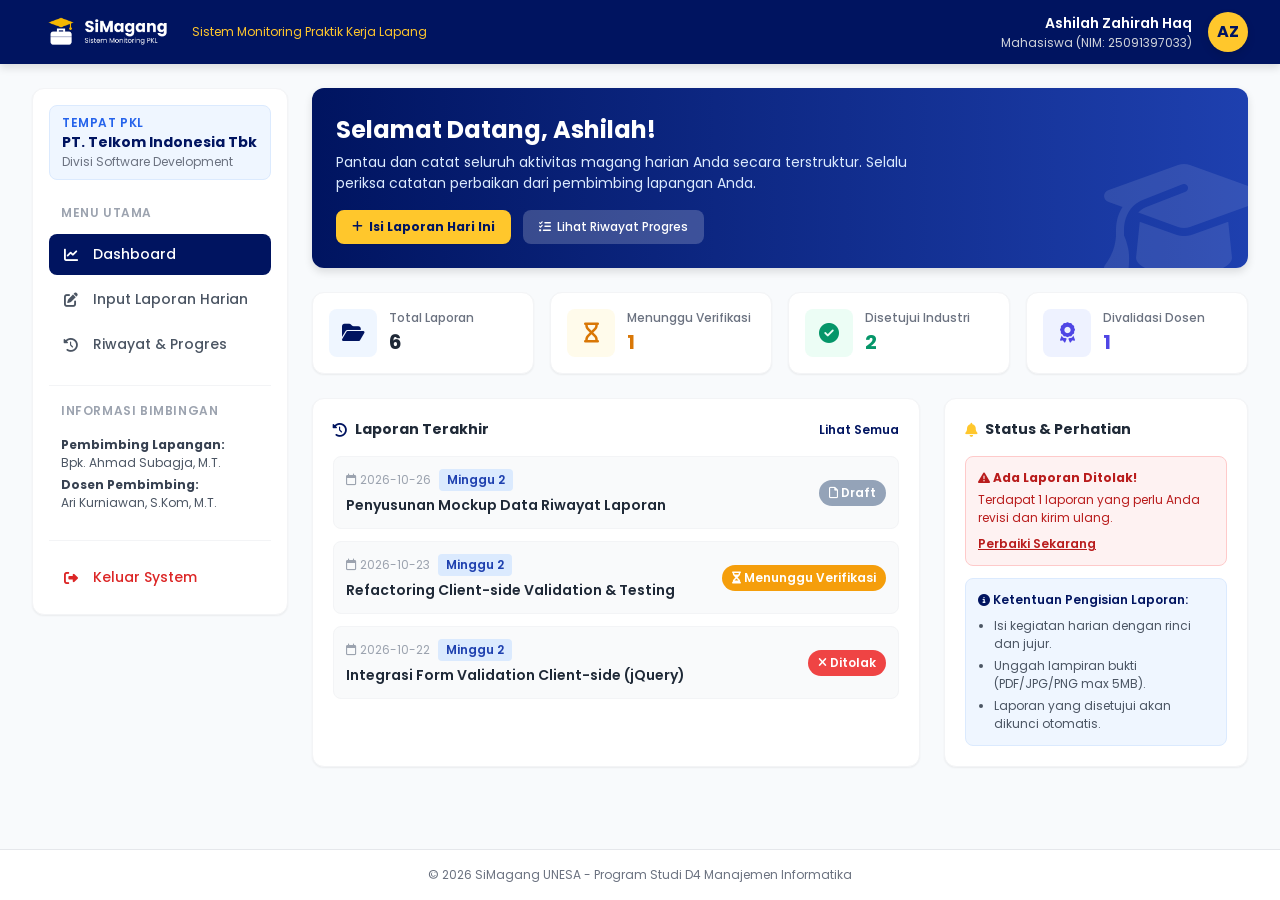
<file: index.html>
<!DOCTYPE html>
<html lang="id">
<head>
    <meta charset="UTF-8">
    <meta http-equiv="refresh" content="0; url=dashboard.html">
    <title>SiMagang UNESA</title>
</head>
<body>
    <p>Mengalihkan ke <a href="dashboard.html">Dashboard</a>...</p>
</body>
</html>
</file>
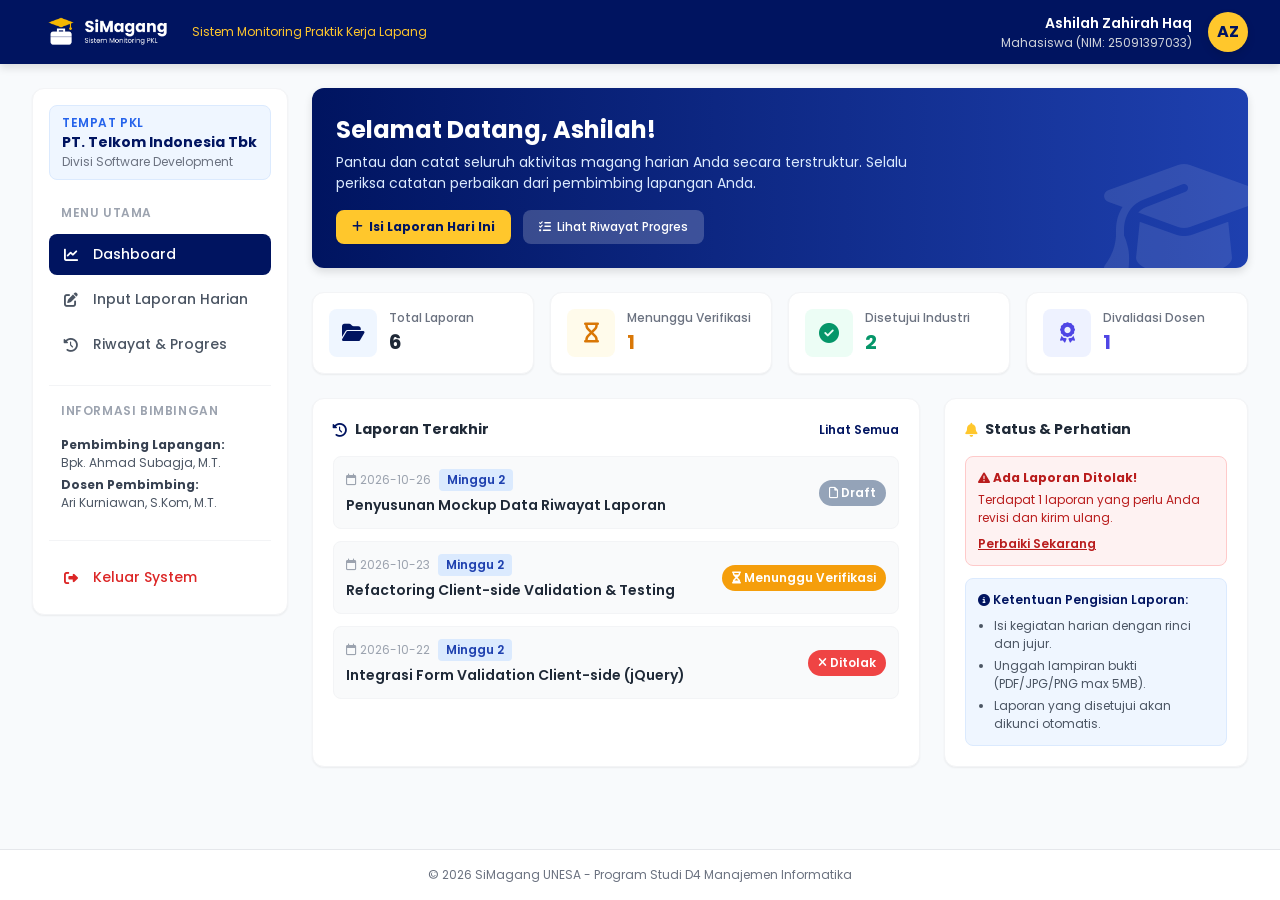
<file: dashboard.html>
<!DOCTYPE html>
<html lang="id">
<head>
    <meta charset="UTF-8">
    <meta name="viewport" content="width=device-width, initial-scale=1.0">
    <title>Dashboard - SiMagang UNESA</title>

    <!-- FontAwesome -->
    <link rel="stylesheet" href="https://cdnjs.cloudflare.com/ajax/libs/font-awesome/6.4.0/css/all.min.css">
    <!-- Google Fonts: Poppins -->
    <link href="https://fonts.googleapis.com/css2?family=Poppins:wght@300;400;500;600;700&display=swap" rel="stylesheet">
    <!-- CSS Eksternal -->
    <link rel="stylesheet" href="assets/css/style.css">
</head>
<body>

    <!-- TOPBAR / HEADER -->
    <header class="topbar">
        <div class="topbar-inner">
            <div class="brand">
                <button id="mobile-menu-btn" class="menu-btn" aria-label="Menu">
                    <i class="fa-solid fa-bars"></i>
                </button>
                <a href="dashboard.html" class="brand-link">
                    <img src="assets/img/simagang-logo-putih.png" alt="Logo SiMagang" class="brand-logo">
                </a>
                <p class="brand-sub">Sistem Monitoring Praktik Kerja Lapang</p>
            </div>

            <div class="user-area">
                <div class="user-info">
                    <span class="user-name" id="user-display-name">Ashilah Zahirah Haq</span>
                    <span class="user-role" id="user-display-role">Mahasiswa (NIM: 25091397033)</span>
                </div>
                <div class="avatar">AZ</div>
            </div>
        </div>
    </header>

    <div class="layout">
        <!-- SIDEBAR NAVIGATION -->
        <aside id="sidebar" class="sidebar">
            <div class="pkl-box">
                <p class="pkl-label">Tempat PKL</p>
                <p class="pkl-name">PT. Telkom Indonesia Tbk</p>
                <p class="pkl-div">Divisi Software Development</p>
            </div>

            <nav class="nav">
                <p class="nav-title">Menu Utama</p>
                <a href="dashboard.html" class="nav-link active">
                    <i class="fa-solid fa-chart-line"></i><span>Dashboard</span>
                </a>
                <a href="form-laporan.html" class="nav-link">
                    <i class="fa-solid fa-pen-to-square"></i><span>Input Laporan Harian</span>
                </a>
                <a href="riwayat-laporan.html" class="nav-link">
                    <i class="fa-solid fa-clock-rotate-left"></i><span>Riwayat &amp; Progres</span>
                </a>

                <div class="nav-section">
                    <p class="nav-title">Informasi Bimbingan</p>
                    <div class="nav-info">
                        <p><strong>Pembimbing Lapangan:</strong><br> Bpk. Ahmad Subagja, M.T.</p>
                        <p><strong>Dosen Pembimbing:</strong><br> Ari Kurniawan, S.Kom, M.T.</p>
                    </div>
                </div>

                <div class="nav-section">
                    <a href="#" id="btn-logout" class="nav-link nav-logout">
                        <i class="fa-solid fa-right-from-bracket"></i><span>Keluar System</span>
                    </a>
                </div>
            </nav>
        </aside>

        <!-- MAIN CONTENT AREA -->
        <main class="main" id="main-content">
            <div class="stack">
                <!-- Welcome Banner -->
                <div class="banner">
                    <div class="banner-body">
                        <h2>Selamat Datang, Ashilah!</h2>
                        <p>Pantau dan catat seluruh aktivitas magang harian Anda secara terstruktur. Selalu periksa catatan perbaikan dari pembimbing lapangan Anda.</p>
                        <div class="banner-actions">
                            <a href="form-laporan.html" class="btn btn-gold"><i class="fa-solid fa-plus"></i> Isi Laporan Hari Ini</a>
                            <a href="riwayat-laporan.html" class="btn btn-light"><i class="fa-solid fa-list-check"></i> Lihat Riwayat Progres</a>
                        </div>
                    </div>
                    <i class="fa-solid fa-graduation-cap banner-icon"></i>
                </div>

                <!-- Kartu Statistik (F-02 SRS) -->
                <div class="grid-stats">
                    <div class="stat-card">
                        <div class="stat-icon c-blue"><i class="fa-solid fa-folder-open"></i></div>
                        <div><p class="stat-label">Total Laporan</p><h3 class="stat-value" id="stat-total">0</h3></div>
                    </div>
                    <div class="stat-card">
                        <div class="stat-icon c-amber"><i class="fa-solid fa-hourglass"></i></div>
                        <div><p class="stat-label">Menunggu Verifikasi</p><h3 class="stat-value t-amber" id="stat-menunggu">0</h3></div>
                    </div>
                    <div class="stat-card">
                        <div class="stat-icon c-green"><i class="fa-solid fa-circle-check"></i></div>
                        <div><p class="stat-label">Disetujui Industri</p><h3 class="stat-value t-green" id="stat-disetujui">0</h3></div>
                    </div>
                    <div class="stat-card">
                        <div class="stat-icon c-indigo"><i class="fa-solid fa-award"></i></div>
                        <div><p class="stat-label">Divalidasi Dosen</p><h3 class="stat-value t-indigo" id="stat-divalidasi">0</h3></div>
                    </div>
                </div>

                <div class="grid-dash">
                    <!-- Laporan Terakhir -->
                    <div class="card">
                        <div class="card-head">
                            <h3 class="card-title"><i class="fa-solid fa-clock-rotate-left text-blue"></i> Laporan Terakhir</h3>
                            <a href="riwayat-laporan.html" class="link-btn">Lihat Semua</a>
                        </div>
                        <div class="stack-xs" id="recent-reports"></div>
                    </div>

                    <!-- Status & Perhatian -->
                    <div class="card">
                        <h3 class="card-title" style="margin-bottom:16px"><i class="fa-solid fa-bell text-gold"></i> Status &amp; Perhatian</h3>
                        <div id="rejected-alert"></div>
                        <div class="alert-box alert-info">
                            <p class="alert-title"><i class="fa-solid fa-circle-info"></i> Ketentuan Pengisian Laporan:</p>
                            <ul>
                                <li>Isi kegiatan harian dengan rinci dan jujur.</li>
                                <li>Unggah lampiran bukti (PDF/JPG/PNG max 5MB).</li>
                                <li>Laporan yang disetujui akan dikunci otomatis.</li>
                            </ul>
                        </div>
                    </div>
                </div>
            </div>
        </main>
    </div>

    <!-- FOOTER -->
    <footer class="footer">
        <p>&copy; 2026 SiMagang UNESA - Program Studi D4 Manajemen Informatika</p>
    </footer>

    <!-- jQuery -->
    <script src="https://code.jquery.com/jquery-3.6.4.min.js"></script>

    <script src="assets/js/data.js"></script>
    <script src="assets/js/helpers.js"></script>
    <script src="assets/js/app.js"></script>
    <script src="assets/js/pages/dashboard.js"></script>
</body>
</html>
</file>
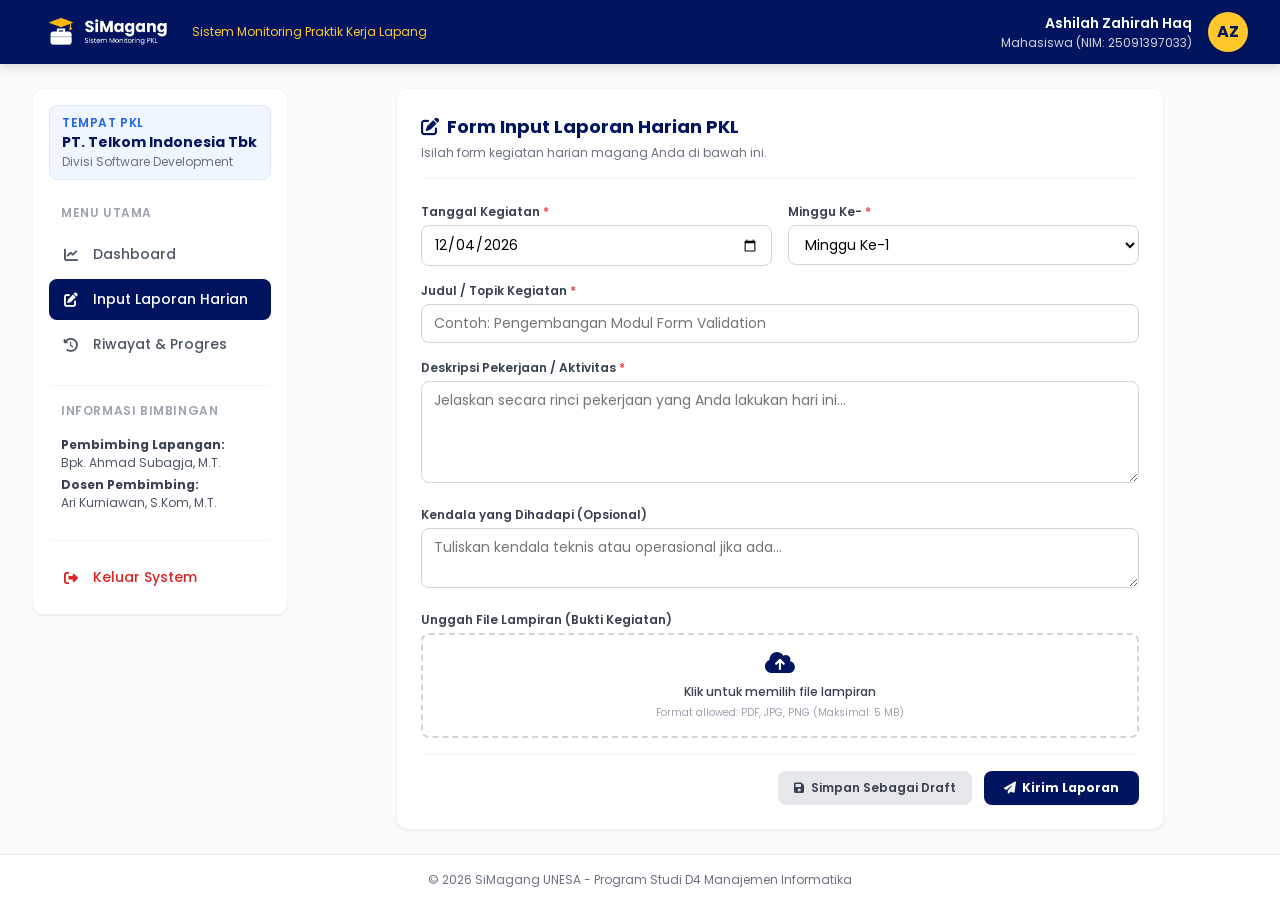
<file: form-laporan.html>
<!DOCTYPE html>
<html lang="id">
<head>
    <meta charset="UTF-8">
    <meta name="viewport" content="width=device-width, initial-scale=1.0">
    <title>Input Laporan Harian - SiMagang UNESA</title>

    <!-- FontAwesome -->
    <link rel="stylesheet" href="https://cdnjs.cloudflare.com/ajax/libs/font-awesome/6.4.0/css/all.min.css">
    <!-- Google Fonts: Poppins -->
    <link href="https://fonts.googleapis.com/css2?family=Poppins:wght@300;400;500;600;700&display=swap" rel="stylesheet">
    <!-- CSS Eksternal -->
    <link rel="stylesheet" href="assets/css/style.css">
</head>
<body>

    <!-- TOPBAR / HEADER -->
    <header class="topbar">
        <div class="topbar-inner">
            <div class="brand">
                <button id="mobile-menu-btn" class="menu-btn" aria-label="Menu">
                    <i class="fa-solid fa-bars"></i>
                </button>
                <a href="dashboard.html" class="brand-link">
                    <img src="assets/img/simagang-logo-putih.png" alt="Logo SiMagang" class="brand-logo">
                </a>
                <p class="brand-sub">Sistem Monitoring Praktik Kerja Lapang</p>
            </div>

            <div class="user-area">
                <div class="user-info">
                    <span class="user-name" id="user-display-name">Ashilah Zahirah Haq</span>
                    <span class="user-role" id="user-display-role">Mahasiswa (NIM: 25091397033)</span>
                </div>
                <div class="avatar">AZ</div>
            </div>
        </div>
    </header>

    <div class="layout">
        <!-- SIDEBAR NAVIGATION -->
        <aside id="sidebar" class="sidebar">
            <div class="pkl-box">
                <p class="pkl-label">Tempat PKL</p>
                <p class="pkl-name">PT. Telkom Indonesia Tbk</p>
                <p class="pkl-div">Divisi Software Development</p>
            </div>

            <nav class="nav">
                <p class="nav-title">Menu Utama</p>
                <a href="dashboard.html" class="nav-link">
                    <i class="fa-solid fa-chart-line"></i><span>Dashboard</span>
                </a>
                <a href="form-laporan.html" class="nav-link active">
                    <i class="fa-solid fa-pen-to-square"></i><span>Input Laporan Harian</span>
                </a>
                <a href="riwayat-laporan.html" class="nav-link">
                    <i class="fa-solid fa-clock-rotate-left"></i><span>Riwayat &amp; Progres</span>
                </a>

                <div class="nav-section">
                    <p class="nav-title">Informasi Bimbingan</p>
                    <div class="nav-info">
                        <p><strong>Pembimbing Lapangan:</strong><br> Bpk. Ahmad Subagja, M.T.</p>
                        <p><strong>Dosen Pembimbing:</strong><br> Ari Kurniawan, S.Kom, M.T.</p>
                    </div>
                </div>

                <div class="nav-section">
                    <a href="#" id="btn-logout" class="nav-link nav-logout">
                        <i class="fa-solid fa-right-from-bracket"></i><span>Keluar System</span>
                    </a>
                </div>
            </nav>
        </aside>

        <!-- MAIN CONTENT AREA -->
        <main class="main" id="main-content">
            <div class="card form-card">
                <div class="form-head">
                    <h2><i class="fa-solid fa-pen-to-square"></i> <span id="form-title">Form Input Laporan Harian PKL</span></h2>
                    <p>Isilah form kegiatan harian magang Anda di bawah ini.</p>
                </div>

                <!-- Alert real-time -->
                <div id="form-alert" class="hidden"></div>

                <form id="laporan-form" class="stack-sm" novalidate>
                    <input type="hidden" id="report-id" value="">

                    <div class="form-grid two">
                        <div class="form-group">
                            <label class="lbl">Tanggal Kegiatan <span class="req">*</span></label>
                            <input type="date" id="tanggal" name="tanggal" class="form-control">
                            <span class="error-msg hidden">Tanggal wajib diisi!</span>
                        </div>
                        <div class="form-group">
                            <label class="lbl">Minggu Ke- <span class="req">*</span></label>
                            <select id="minggu_ke" name="minggu_ke" class="form-control">
                                <option value="1">Minggu Ke-1</option>
                                <option value="2">Minggu Ke-2</option>
                                <option value="3">Minggu Ke-3</option>
                                <option value="4">Minggu Ke-4</option>
                            </select>
                        </div>
                    </div>

                    <div class="form-group">
                        <label class="lbl">Judul / Topik Kegiatan <span class="req">*</span></label>
                        <input type="text" id="judul" name="judul" class="form-control" placeholder="Contoh: Pengembangan Modul Form Validation">
                        <span class="error-msg hidden">Judul kegiatan wajib diisi!</span>
                    </div>

                    <div class="form-group">
                        <label class="lbl">Deskripsi Pekerjaan / Aktivitas <span class="req">*</span></label>
                        <textarea id="deskripsi" name="deskripsi" rows="4" class="form-control" placeholder="Jelaskan secara rinci pekerjaan yang Anda lakukan hari ini..."></textarea>
                        <span class="error-msg hidden">Deskripsi pekerjaan wajib diisi!</span>
                    </div>

                    <div class="form-group">
                        <label class="lbl">Kendala yang Dihadapi (Opsional)</label>
                        <textarea id="kendala" name="kendala" rows="2" class="form-control" placeholder="Tuliskan kendala teknis atau operasional jika ada..."></textarea>
                    </div>

                    <div class="form-group">
                        <label class="lbl">Unggah File Lampiran (Bukti Kegiatan)</label>
                        <div class="upload-box">
                            <input type="file" id="lampiran" name="lampiran" accept=".pdf,.png,.jpg,.jpeg">
                            <label for="lampiran">
                                <i class="fa-solid fa-cloud-arrow-up"></i>
                                <p class="up-text" id="file-label">Klik untuk memilih file lampiran</p>
                                <p class="up-hint">Format allowed: PDF, JPG, PNG (Maksimal: 5 MB)</p>
                            </label>
                        </div>
                        <span class="error-msg hidden" id="file-error">Format atau Ukuran File tidak valid!</span>
                    </div>

                    <div class="form-actions">
                        <button type="button" data-submit="Draft" class="btn btn-gray"><i class="fa-solid fa-floppy-disk"></i> Simpan Sebagai Draft</button>
                        <button type="button" data-submit="Menunggu" class="btn btn-primary"><i class="fa-solid fa-paper-plane"></i> Kirim Laporan</button>
                    </div>
                </form>
            </div>
        </main>
    </div>

    <!-- FOOTER -->
    <footer class="footer">
        <p>&copy; 2026 SiMagang UNESA - Program Studi D4 Manajemen Informatika</p>
    </footer>

    <!-- jQuery -->
    <script src="https://code.jquery.com/jquery-3.6.4.min.js"></script>

    <script src="assets/js/data.js"></script>
    <script src="assets/js/helpers.js"></script>
    <script src="assets/js/app.js"></script>
    <script src="assets/js/pages/form-laporan.js"></script>
</body>
</html>
</file>
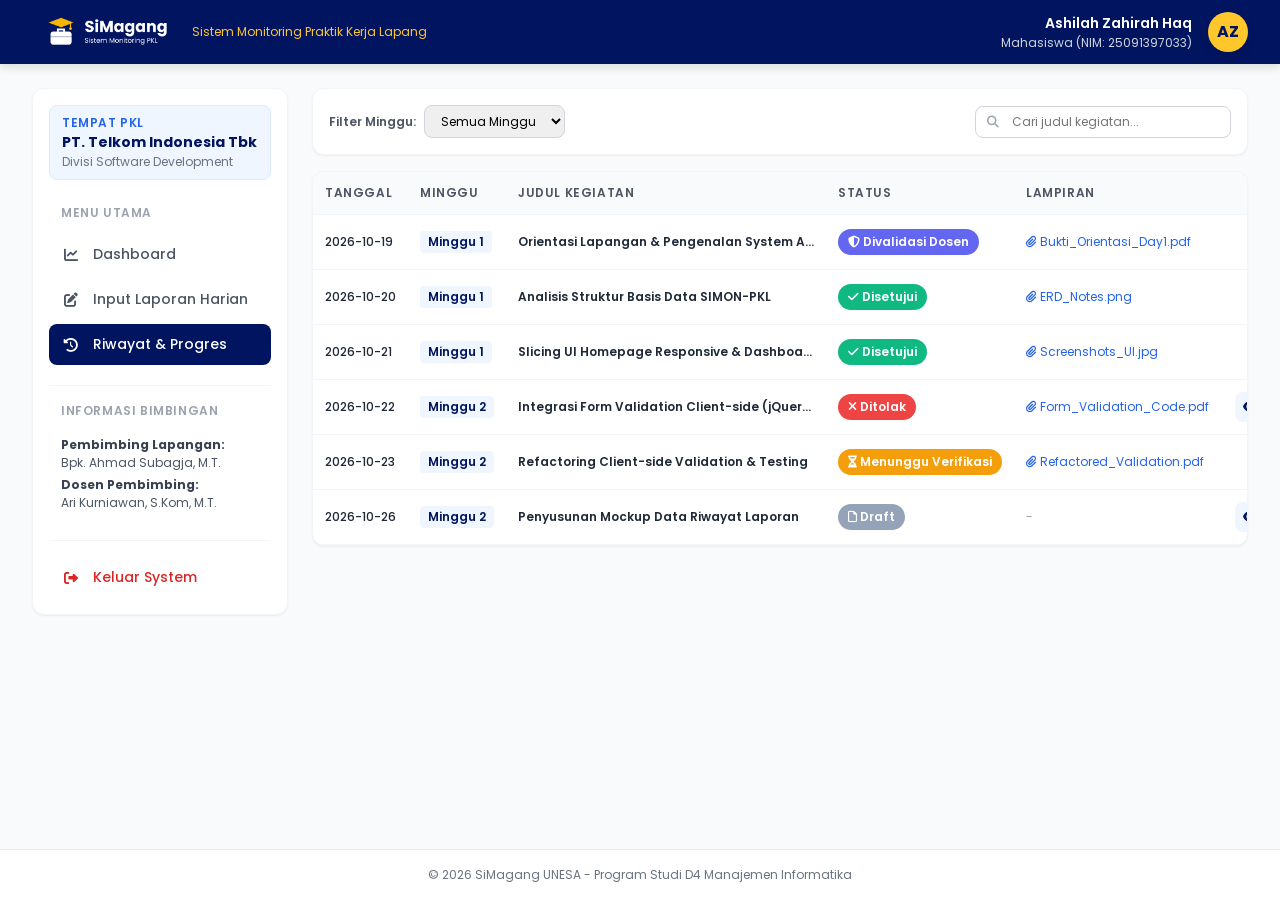
<file: riwayat-laporan.html>
<!DOCTYPE html>
<html lang="id">
<head>
    <meta charset="UTF-8">
    <meta name="viewport" content="width=device-width, initial-scale=1.0">
    <title>Riwayat & Progres - SiMagang UNESA</title>

    <!-- FontAwesome -->
    <link rel="stylesheet" href="https://cdnjs.cloudflare.com/ajax/libs/font-awesome/6.4.0/css/all.min.css">
    <!-- Google Fonts: Poppins -->
    <link href="https://fonts.googleapis.com/css2?family=Poppins:wght@300;400;500;600;700&display=swap" rel="stylesheet">
    <!-- CSS Eksternal -->
    <link rel="stylesheet" href="assets/css/style.css">
</head>
<body>

    <!-- TOPBAR / HEADER -->
    <header class="topbar">
        <div class="topbar-inner">
            <div class="brand">
                <button id="mobile-menu-btn" class="menu-btn" aria-label="Menu">
                    <i class="fa-solid fa-bars"></i>
                </button>
                <a href="dashboard.html" class="brand-link">
                    <img src="assets/img/simagang-logo-putih.png" alt="Logo SiMagang" class="brand-logo">
                </a>
                <p class="brand-sub">Sistem Monitoring Praktik Kerja Lapang</p>
            </div>

            <div class="user-area">
                <div class="user-info">
                    <span class="user-name" id="user-display-name">Ashilah Zahirah Haq</span>
                    <span class="user-role" id="user-display-role">Mahasiswa (NIM: 25091397033)</span>
                </div>
                <div class="avatar">AZ</div>
            </div>
        </div>
    </header>

    <div class="layout">
        <!-- SIDEBAR NAVIGATION -->
        <aside id="sidebar" class="sidebar">
            <div class="pkl-box">
                <p class="pkl-label">Tempat PKL</p>
                <p class="pkl-name">PT. Telkom Indonesia Tbk</p>
                <p class="pkl-div">Divisi Software Development</p>
            </div>

            <nav class="nav">
                <p class="nav-title">Menu Utama</p>
                <a href="dashboard.html" class="nav-link">
                    <i class="fa-solid fa-chart-line"></i><span>Dashboard</span>
                </a>
                <a href="form-laporan.html" class="nav-link">
                    <i class="fa-solid fa-pen-to-square"></i><span>Input Laporan Harian</span>
                </a>
                <a href="riwayat-laporan.html" class="nav-link active">
                    <i class="fa-solid fa-clock-rotate-left"></i><span>Riwayat &amp; Progres</span>
                </a>

                <div class="nav-section">
                    <p class="nav-title">Informasi Bimbingan</p>
                    <div class="nav-info">
                        <p><strong>Pembimbing Lapangan:</strong><br> Bpk. Ahmad Subagja, M.T.</p>
                        <p><strong>Dosen Pembimbing:</strong><br> Ari Kurniawan, S.Kom, M.T.</p>
                    </div>
                </div>

                <div class="nav-section">
                    <a href="#" id="btn-logout" class="nav-link nav-logout">
                        <i class="fa-solid fa-right-from-bracket"></i><span>Keluar System</span>
                    </a>
                </div>
            </nav>
        </aside>

        <!-- MAIN CONTENT AREA -->
        <main class="main" id="main-content">
            <div class="stack-sm">
                <!-- Filter & Search -->
                <div class="filter-bar">
                    <div class="filter-group">
                        <label for="filter-minggu">Filter Minggu:</label>
                        <select id="filter-minggu" class="filter-select">
                            <option value="all">Semua Minggu</option>
                            <option value="1">Minggu Ke-1</option>
                            <option value="2">Minggu Ke-2</option>
                            <option value="3">Minggu Ke-3</option>
                            <option value="4">Minggu Ke-4</option>
                        </select>
                    </div>
                    <div class="search-wrap">
                        <input type="text" id="search-input" class="search-input" placeholder="Cari judul kegiatan...">
                        <i class="fa-solid fa-magnifying-glass"></i>
                    </div>
                </div>

                <!-- Tabel (SRS F-08 & F-09) -->
                <div class="table-card">
                    <div class="table-scroll">
                        <table class="table">
                            <thead>
                                <tr>
                                    <th>Tanggal</th>
                                    <th>Minggu</th>
                                    <th>Judul Kegiatan</th>
                                    <th>Status</th>
                                    <th>Lampiran</th>
                                    <th class="text-center">Aksi</th>
                                </tr>
                            </thead>
                            <tbody id="table-body"></tbody>
                        </table>
                    </div>
                </div>
            </div>
        </main>
    </div>

    <!-- FOOTER -->
    <footer class="footer">
        <p>&copy; 2026 SiMagang UNESA - Program Studi D4 Manajemen Informatika</p>
    </footer>

    <!-- MODAL PREVIEW DETAIL LAPORAN -->
    <div id="modal-detail" class="modal-overlay hidden">
        <div class="modal-box">
            <div class="modal-header">
                <h3><i class="fa-solid fa-file-lines"></i> Detail Laporan Kegiatan Harian</h3>
                <button class="close-modal modal-x" aria-label="Tutup"><i class="fa-solid fa-xmark"></i></button>
            </div>
            <div class="modal-body" id="modal-detail-body"></div>
            <div class="modal-footer">
                <button class="close-modal btn btn-gray">Tutup</button>
            </div>
        </div>
    </div>

    <!-- jQuery -->
    <script src="https://code.jquery.com/jquery-3.6.4.min.js"></script>

    <script src="assets/js/data.js"></script>
    <script src="assets/js/helpers.js"></script>
    <script src="assets/js/app.js"></script>
    <script src="assets/js/modal.js"></script>
    <script src="assets/js/pages/riwayat-laporan.js"></script>
</body>
</html>
</file>
<file: assets/css/style.css>
:root {
    --blue: #001460;
    --blue-dark: #000d40;
    --blue-light: #e6eaef;
    --gold: #FFC72C;
    --accent: #1e40af;
    --gray-50: #f9fafb; --gray-100: #f3f4f6; --gray-200: #e5e7eb; --gray-300: #d1d5db;
    --gray-400: #9ca3af; --gray-500: #6b7280; --gray-600: #4b5563; --gray-700: #374151; --gray-800: #1f2937;
    --radius: 12px; --radius-sm: 8px;
    --shadow-sm: 0 1px 2px rgba(0,0,0,.06);
    --shadow-md: 0 4px 8px rgba(0,0,0,.12);
}
*, *::before, *::after { box-sizing: border-box; }
body {
    margin: 0; font-family: 'Poppins', sans-serif; background: #f8fafc; color: var(--gray-800);
    display: flex; flex-direction: column; min-height: 100vh; line-height: 1.5;
}
h1, h2, h3, h4, p, ul { margin: 0; }
a { text-decoration: none; color: inherit; }
button { font-family: inherit; cursor: pointer; border: 0; }
input, select, textarea { font-family: inherit; }
.hidden { display: none !important; }

/* ---------- Topbar ---------- */
.topbar { background: var(--blue); color: #fff; box-shadow: var(--shadow-md); position: sticky; top: 0; z-index: 30; }
.topbar-inner { max-width: 1280px; margin: 0 auto; padding: 0 16px; height: 64px; display: flex; justify-content: space-between; align-items: center; }
.brand { display: flex; align-items: center; gap: 12px; }
.brand-link { display: flex; align-items: center; }
.brand-logo { height: 52px; width: auto; display: block; }
.brand-sub { display: none; font-size: 12px; color: var(--gold); }
.menu-btn { display: none; background: none; color: #fff; font-size: 20px; padding: 8px; }
.user-area { display: flex; align-items: center; gap: 16px; }
.user-info { display: none; flex-direction: column; text-align: right; }
.user-name { font-size: 14px; font-weight: 600; }
.user-role { font-size: 12px; color: #d1d5db; }
.avatar { width: 40px; height: 40px; border-radius: 50%; background: var(--gold); color: var(--blue); display: flex; align-items: center; justify-content: center; font-weight: 700; box-shadow: var(--shadow-md); }

/* ---------- Layout ---------- */
.layout { flex: 1; display: flex; flex-direction: column; gap: 24px; max-width: 1280px; width: 100%; margin: 0 auto; padding: 24px 16px; }
.sidebar { display: none; width: 100%; background: #fff; border-radius: var(--radius); border: 1px solid var(--gray-100); box-shadow: var(--shadow-sm); padding: 16px; flex-shrink: 0; }
.sidebar.open { display: block; }
.main { flex: 1; min-width: 0; }
.pkl-box { margin-bottom: 24px; padding: 8px 12px; background: #eff6ff; border: 1px solid #dbeafe; border-radius: var(--radius-sm); }
.pkl-label { font-size: 12px; font-weight: 600; color: #2563eb; text-transform: uppercase; letter-spacing: .05em; }
.pkl-name { font-size: 14px; font-weight: 700; color: var(--blue); white-space: nowrap; overflow: hidden; text-overflow: ellipsis; }
.pkl-div { font-size: 12px; color: var(--gray-500); }

.nav { display: flex; flex-direction: column; gap: 4px; }
.nav-title { padding: 0 12px; margin-bottom: 8px; font-size: 12px; font-weight: 600; color: var(--gray-400); text-transform: uppercase; letter-spacing: .05em; }
.nav-link { display: flex; align-items: center; gap: 12px; padding: 10px 12px; border-radius: var(--radius-sm); font-size: 14px; font-weight: 500; color: var(--gray-600); transition: background .2s, color .2s; }
.nav-link i { width: 20px; text-align: center; }
.nav-link:hover { background: var(--gray-100); }
.nav-link.active, .nav-link.active:hover { background: var(--blue); color: #fff; }
.nav-section { padding-top: 16px; margin-top: 16px; border-top: 1px solid var(--gray-100); }
.nav-info { padding: 8px 12px; font-size: 12px; color: var(--gray-600); display: flex; flex-direction: column; gap: 4px; }
.nav-info strong { color: var(--gray-700); }
.nav-logout { color: #dc2626; }
.nav-logout:hover { background: #fef2f2; }

.footer { background: #fff; border-top: 1px solid var(--gray-200); margin-top: auto; padding: 16px; text-align: center; font-size: 12px; color: var(--gray-500); }

/* ---------- Komponen umum ---------- */
.stack { display: flex; flex-direction: column; gap: 24px; }
.stack-sm { display: flex; flex-direction: column; gap: 16px; }
.stack-xs { display: flex; flex-direction: column; gap: 12px; }
.card { background: #fff; border: 1px solid var(--gray-100); border-radius: var(--radius); box-shadow: var(--shadow-sm); padding: 20px; }
.card-title { font-size: 14px; font-weight: 700; color: var(--gray-800); display: flex; align-items: center; gap: 8px; }
.card-head { display: flex; justify-content: space-between; align-items: center; margin-bottom: 16px; }
.text-blue { color: var(--blue); } .text-gold { color: var(--gold); }
.link-btn { background: none; font-size: 12px; font-weight: 600; color: var(--blue); }
.link-btn:hover { text-decoration: underline; }

.btn { display: inline-flex; align-items: center; gap: 6px; padding: 8px 16px; border-radius: var(--radius-sm); font-size: 12px; font-weight: 600; transition: all .2s; }
.btn-gold { background: var(--gold); color: var(--blue); font-weight: 700; box-shadow: var(--shadow-sm); }
.btn-gold:hover { background: #facc15; }
.btn-light { background: rgba(255,255,255,.2); color: #fff; font-weight: 500; }
.btn-light:hover { background: rgba(255,255,255,.3); }
.btn-primary { background: var(--blue); color: #fff; font-weight: 700; padding: 8px 20px; box-shadow: var(--shadow-sm); }
.btn-primary:hover { background: #1e3a8a; }
.btn-gray { background: var(--gray-200); color: var(--gray-700); }
.btn-gray:hover { background: var(--gray-300); }

/* Badge status */
.badge { display: inline-block; padding: 4px 10px; font-size: 12px; font-weight: 600; border-radius: 9999px; color: #fff; }
.badge-draft { background: #94a3b8; }
.badge-menunggu { background: #f59e0b; }
.badge-disetujui { background: #10b981; }
.badge-ditolak { background: #ef4444; }
.badge-divalidasi { background: #6366f1; }
.badge-default { background: var(--gray-200); color: var(--gray-700); }
.chip { font-size: 12px; font-weight: 600; padding: 2px 8px; background: #dbeafe; color: #1e40af; border-radius: 4px; display: inline-block; }
.chip-light { background: #eff6ff; color: var(--blue); }

/* ---------- Dashboard ---------- */
.banner { background: linear-gradient(to right, var(--blue), #1e40af); border-radius: var(--radius); padding: 24px; color: #fff; box-shadow: var(--shadow-md); position: relative; overflow: hidden; }
.banner-body { position: relative; z-index: 1; }
.banner h2 { font-size: 20px; font-weight: 700; }
.banner p { font-size: 14px; color: #dbeafe; margin-top: 4px; max-width: 576px; }
.banner-actions { margin-top: 16px; display: flex; flex-wrap: wrap; gap: 12px; }
.banner-icon { position: absolute; right: -16px; bottom: -16px; font-size: 128px; color: rgba(255,255,255,.1); pointer-events: none; }

.grid-stats { display: grid; grid-template-columns: repeat(2, 1fr); gap: 16px; }
.stat-card { background: #fff; padding: 16px; border-radius: var(--radius); border: 1px solid var(--gray-100); box-shadow: var(--shadow-sm); display: flex; align-items: center; gap: 12px; }
.stat-icon { width: 48px; height: 48px; border-radius: var(--radius-sm); display: flex; align-items: center; justify-content: center; font-size: 20px; flex-shrink: 0; }
.stat-label { font-size: 12px; font-weight: 500; color: var(--gray-500); }
.stat-value { font-size: 20px; font-weight: 700; }
.c-blue { background: #eff6ff; color: var(--blue); }
.c-amber { background: #fffbeb; color: #d97706; } .t-amber { color: #d97706; }
.c-green { background: #ecfdf5; color: #059669; } .t-green { color: #059669; }
.c-indigo { background: #eef2ff; color: #4f46e5; } .t-indigo { color: #4f46e5; }

.grid-dash { display: grid; grid-template-columns: 1fr; gap: 24px; }
.report-item { padding: 12px; background: var(--gray-50); border: 1px solid var(--gray-100); border-radius: var(--radius-sm); display: flex; align-items: center; justify-content: space-between; gap: 8px; transition: background .2s; }
.report-item:hover { background: var(--gray-100); }
.report-meta { display: flex; align-items: center; gap: 8px; margin-bottom: 4px; }
.report-date { font-size: 12px; color: var(--gray-400); }
.report-title { font-size: 14px; font-weight: 600; color: var(--gray-800); display: -webkit-box; -webkit-line-clamp: 1; -webkit-box-orient: vertical; overflow: hidden; }
.alert-box { padding: 12px; border-radius: var(--radius-sm); font-size: 12px; margin-bottom: 12px; }
.alert-danger { background: #fef2f2; border: 1px solid #fecaca; color: #b91c1c; }
.alert-danger strong { display: block; margin-bottom: 4px; }
.alert-danger button, .alert-danger a { display: inline-block; margin-top: 8px; background: none; color: inherit; text-decoration: underline; font-weight: 600; font-size: 12px; padding: 0; }
.alert-info { background: #eff6ff; border: 1px solid #dbeafe; color: #1e40af; margin-bottom: 0; }
.alert-info .alert-title { font-weight: 600; color: var(--blue); margin-bottom: 8px; }
.alert-info ul { padding-left: 16px; color: var(--gray-600); display: flex; flex-direction: column; gap: 4px; }

/* ---------- Form ---------- */
.form-card { max-width: 768px; margin: 0 auto; padding: 24px; }
.form-head { border-bottom: 1px solid var(--gray-100); padding-bottom: 16px; margin-bottom: 24px; }
.form-head h2 { font-size: 18px; font-weight: 700; color: var(--blue); display: flex; align-items: center; gap: 8px; }
.form-head p { font-size: 12px; color: var(--gray-500); margin-top: 4px; }
.form-grid { display: grid; grid-template-columns: 1fr; gap: 16px; }
.form-group label.lbl { display: block; font-size: 12px; font-weight: 600; color: var(--gray-700); margin-bottom: 4px; }
.req { color: #ef4444; }
.form-control { width: 100%; padding: 8px 12px; border: 1px solid var(--gray-300); border-radius: var(--radius-sm); font-size: 14px; background: #fff; }
.form-control:focus, .filter-select:focus, .search-input:focus { outline: 0; border-color: transparent; box-shadow: 0 0 0 2px var(--blue); }
.error-msg { display: block; font-size: 11px; color: #ef4444; margin-top: 4px; }
.upload-box { border: 2px dashed var(--gray-300); border-radius: var(--radius-sm); padding: 16px; text-align: center; transition: background .2s; }
.upload-box:hover { background: var(--gray-50); }
.upload-box input { display: none; }
.upload-box label { cursor: pointer; display: block; }
.upload-box i { font-size: 24px; color: var(--blue); }
.upload-box .up-text { font-size: 12px; font-weight: 500; color: var(--gray-700); margin: 4px 0; }
.upload-box .up-hint { font-size: 10px; color: var(--gray-400); }
.form-actions { padding-top: 16px; border-top: 1px solid var(--gray-100); display: flex; justify-content: flex-end; gap: 12px; flex-wrap: wrap; }
#form-alert { margin-bottom: 16px; padding: 16px; border-radius: var(--radius-sm); font-size: 12px; }
#form-alert.is-error { background: #fef2f2; color: #b91c1c; border: 1px solid #fecaca; }
#form-alert.is-success { background: #f0fdf4; color: #15803d; border: 1px solid #bbf7d0; }

/* ---------- Riwayat ---------- */
.filter-bar { background: #fff; padding: 16px; border-radius: var(--radius); border: 1px solid var(--gray-100); box-shadow: var(--shadow-sm); display: flex; flex-direction: column; gap: 12px; align-items: stretch; }
.filter-group { display: flex; align-items: center; gap: 8px; }
.filter-group label { font-size: 12px; font-weight: 600; color: var(--gray-600); white-space: nowrap; }
.filter-select, .search-input { padding: 6px 12px; border: 1px solid var(--gray-300); border-radius: var(--radius-sm); font-size: 12px; width: 100%; }
.search-wrap { position: relative; width: 100%; }
.search-input { padding-left: 36px; }
.search-wrap i { position: absolute; left: 12px; top: 10px; color: var(--gray-400); font-size: 12px; }
.table-card { background: #fff; border: 1px solid var(--gray-100); border-radius: var(--radius); box-shadow: var(--shadow-sm); overflow: hidden; }
.table-scroll { overflow-x: auto; }
.table { width: 100%; border-collapse: collapse; text-align: left; font-size: 12px; }
.table thead tr { background: var(--gray-50); border-bottom: 1px solid var(--gray-100); color: var(--gray-600); text-transform: uppercase; letter-spacing: .05em; }
.table th { font-weight: 600; }
.table th, .table td { padding: 12px; }
.table tbody tr { border-bottom: 1px solid var(--gray-100); transition: background .2s; }
.table tbody tr:hover { background: rgba(249,250,251,.8); }
.nowrap { white-space: nowrap; }
.text-center { text-align: center; }
.td-title { font-weight: 600; color: var(--gray-800); max-width: 320px; white-space: nowrap; overflow: hidden; text-overflow: ellipsis; }
.td-date { font-weight: 500; color: var(--gray-800); }
.file-link { color: #2563eb; cursor: pointer; }
.file-link:hover { text-decoration: underline; }
.muted { color: var(--gray-400); }
.empty-row { text-align: center; padding: 32px 12px !important; color: var(--gray-400); }
.empty-row i { font-size: 30px; display: block; margin-bottom: 8px; }
.icon-btn { display: inline-block; padding: 6px 8px; border-radius: var(--radius-sm); font-size: 12px; transition: background .2s; margin: 0 2px; }
.icon-btn.view { background: #eff6ff; color: var(--blue); } .icon-btn.view:hover { background: #dbeafe; }
.icon-btn.edit { background: #fffbeb; color: #d97706; } .icon-btn.edit:hover { background: #fef3c7; }

/* ---------- Modal ---------- */
.modal-overlay { position: fixed; inset: 0; background: rgba(0,0,0,.5); z-index: 50; display: flex; align-items: center; justify-content: center; padding: 16px; }
.modal-box { background: #fff; border-radius: var(--radius); box-shadow: 0 20px 40px rgba(0,0,0,.25); max-width: 672px; width: 100%; max-height: 90vh; overflow-y: auto; }
.modal-header { display: flex; justify-content: space-between; align-items: center; padding: 20px; border-bottom: 1px solid var(--gray-100); position: sticky; top: 0; background: #fff; }
.modal-header h3 { font-size: 18px; font-weight: 700; color: var(--blue); display: flex; align-items: center; gap: 8px; }
.modal-x { background: none; color: var(--gray-400); font-size: 20px; padding: 4px; }
.modal-x:hover { color: var(--gray-600); }
.modal-body { padding: 24px; font-size: 14px; display: flex; flex-direction: column; gap: 16px; }
.modal-footer { padding: 16px; background: var(--gray-50); border-top: 1px solid var(--gray-100); display: flex; justify-content: flex-end; }
.detail-grid { display: grid; grid-template-columns: 1fr 1fr; gap: 12px; background: var(--gray-50); padding: 12px; border-radius: var(--radius-sm); border: 1px solid var(--gray-100); }
.detail-grid .k { font-size: 12px; color: var(--gray-400); }
.detail-grid .v { font-weight: 600; color: var(--gray-800); }
.detail-grid .v.file { color: #2563eb; white-space: nowrap; overflow: hidden; text-overflow: ellipsis; }
.detail-label { font-size: 12px; font-weight: 700; color: var(--gray-500); text-transform: uppercase; letter-spacing: .05em; margin-bottom: 4px; }
.detail-text { font-size: 14px; color: var(--gray-700); background: #fff; padding: 12px; border: 1px solid var(--gray-100); border-radius: var(--radius-sm); line-height: 1.6; }
.detail-title { font-size: 14px; font-weight: 600; color: var(--gray-800); }
.note-box { padding: 12px; background: #fffbeb; border: 1px solid #fde68a; border-radius: var(--radius-sm); }
.note-box h4 { font-size: 12px; font-weight: 700; color: #92400e; margin-bottom: 4px; display: flex; align-items: center; gap: 4px; }
.note-box p { font-size: 12px; color: #78350f; }

/* ---------- Responsive ---------- */
@media (max-width: 767px) { .menu-btn { display: block; } }
@media (min-width: 640px) {
    .topbar-inner, .layout { padding-left: 24px; padding-right: 24px; }
    .brand-sub { display: block; }
    .user-info { display: flex; }
    .filter-bar { flex-direction: row; justify-content: space-between; align-items: center; }
    .filter-select { width: auto; }
    .search-wrap { width: 256px; }
}
@media (min-width: 768px) {
    .layout { flex-direction: row; }
    .sidebar, .sidebar.open { display: block; width: 256px; align-self: flex-start; }
    .banner h2 { font-size: 24px; }
    .grid-stats { grid-template-columns: repeat(4, 1fr); }
    .form-grid.two { grid-template-columns: 1fr 1fr; }
}
@media (min-width: 1024px) {
    .topbar-inner, .layout { padding-left: 32px; padding-right: 32px; }
    .grid-dash { grid-template-columns: 2fr 1fr; }
    .grid-dash .span-2 { grid-column: span 1; }
}
</file>
